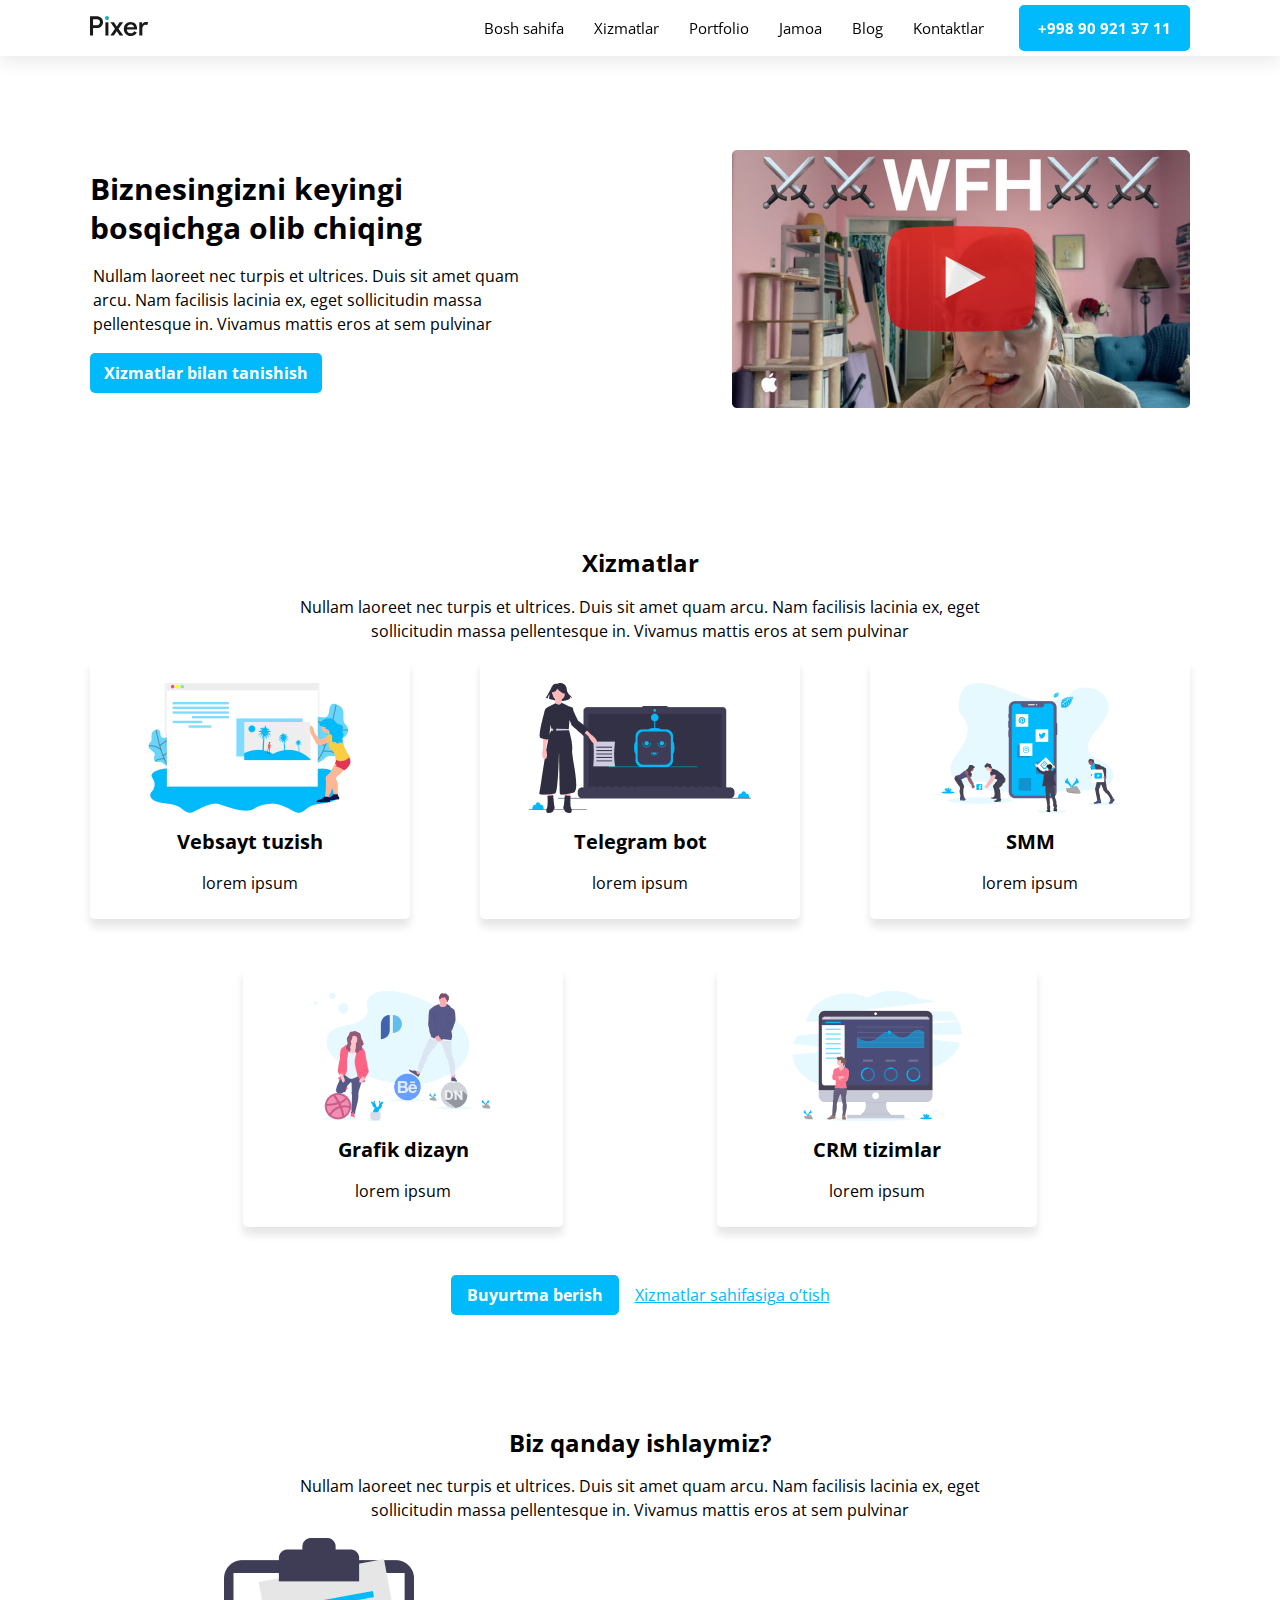
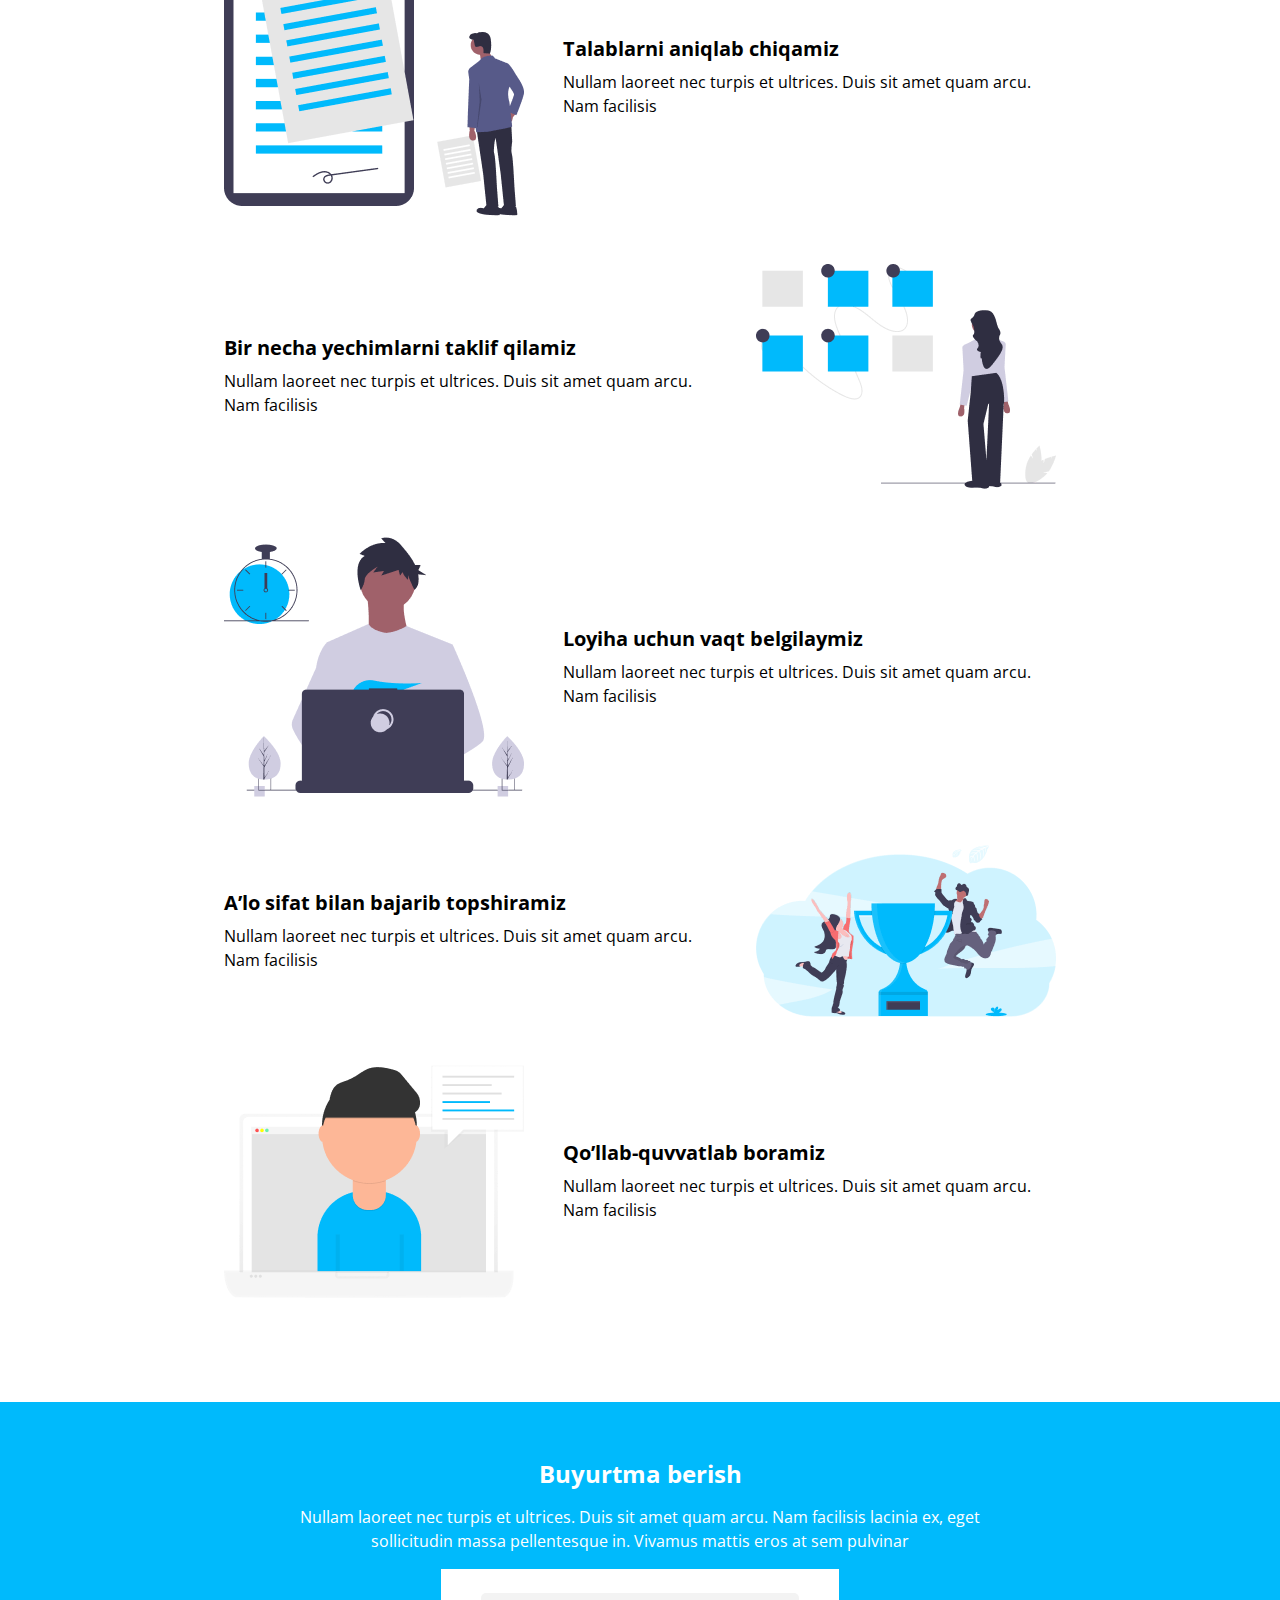
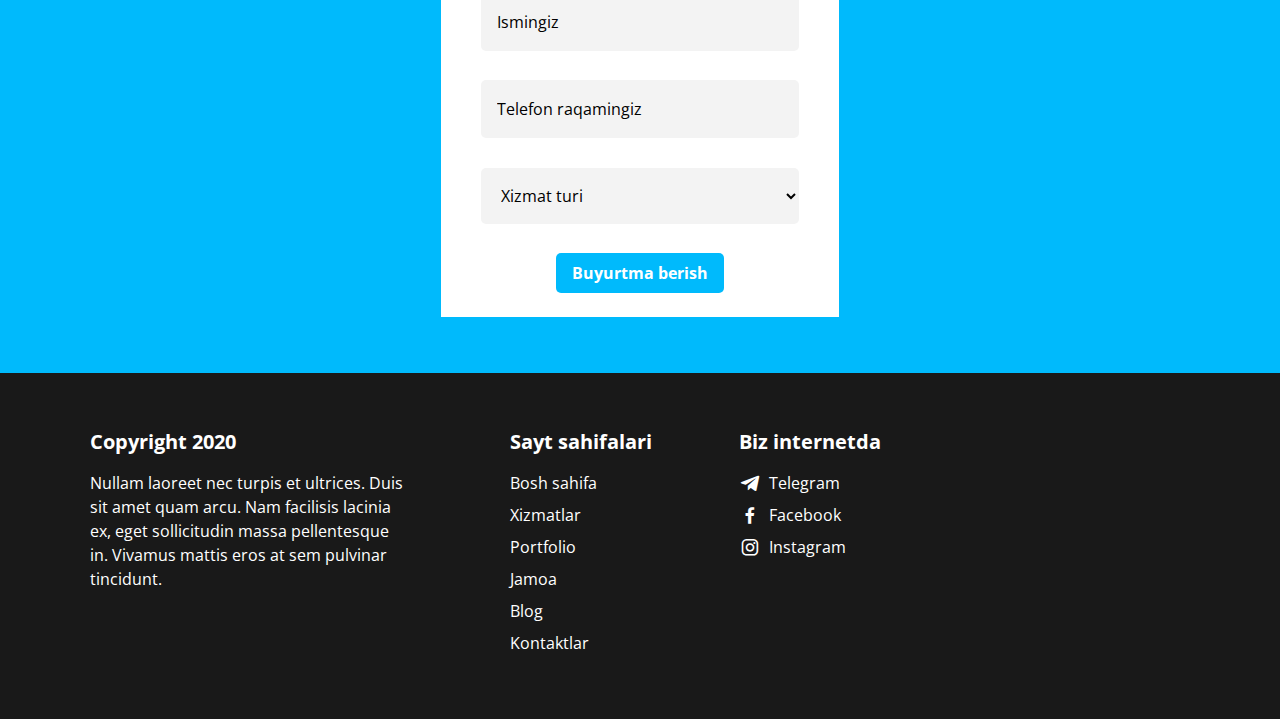
<file: index.html>
<!DOCTYPE html>
<html lang="en">

<head>
    <meta charset="UTF-8">
    <meta http-equiv="X-UA-Compatible" content="IE=edge">
    <meta name="viewport" content="width=device-width, initial-scale=1.0">
    <title>Document</title>
    <link href='https://unpkg.com/boxicons@2.1.2/css/boxicons.min.css' rel='stylesheet'>
    <link rel="preconnect" href="https://fonts.googleapis.com">
    <link rel="preconnect" href="https://fonts.gstatic.com" crossorigin>
    <link
        href="https://fonts.googleapis.com/css2?family=Open+Sans:ital,wght@0,300;0,400;0,500;0,600;0,700;0,800;1,300;1,400;1,500;1,600;1,700;1,800&display=swap"
        rel="stylesheet">
    <link rel="stylesheet" href="/css/normalize.css">
    <link rel="stylesheet" href="/css/main.css">
</head>

<body>
    <header>
        <div class="container">
            <div class="header-body">
                <a href="#"><img src="/images/pixer-logo.svg" alt="logo"></a>
                <ul class="nav-list">
                    <li class="nav-item"><a class="nav-link" href="/index.html">Bosh sahifa</a></li>
                    <li class="nav-item"><a class="nav-link" href="/services.html">Xizmatlar</a></li>
                    <li class="nav-item"><a class="nav-link" href="#">Portfolio</a></li>
                    <li class="nav-item"><a class="nav-link" href="#">Jamoa</a></li>
                    <li class="nav-item"><a class="nav-link" href="#">Blog</a></li>
                    <li class="nav-item"><a class="nav-link" href="#">Kontaktlar</a></li>
                </ul>

                <a class="nav-number" href="tel:+998909213711">+998 90 921 37 11</a>
            </div>
        </div>
    </header>

    <!-- HEADER ENDED -->

    <!-- MAIN -->
    <main>

        <!-- HERO -->
        <section class="hero">
            <div class="container">
                <div class="hero-body">
                    <div class="hero-box">
                        <h2 class="hero-title">Biznesingizni keyingi bosqichga
                            olib chiqing</h2>
                        <p class="hero-text">Nullam laoreet nec turpis et ultrices. Duis sit amet quam arcu. Nam
                            facilisis lacinia ex,
                            eget sollicitudin massa pellentesque in. Vivamus mattis eros at sem pulvinar</p>
                        <a class="hero-link" href="#">Xizmatlar bilan tanishish</a>
                    </div>
                    <a href="https://youtu.be/6_pru8U2RmM"><img src="/images/youtube-embed.jpg" alt="youtube"></a>
                </div>
            </div>
        </section>

        <!-- SERVICES -->
        <section class="services">
            <div class="container">
                <div class="services-body">
                    <h2 class="services-title">Xizmatlar</h2>
                    <p class="services-text">Nullam laoreet nec turpis et ultrices. Duis sit amet quam arcu. Nam
                        facilisis lacinia ex, eget sollicitudin massa pellentesque in. Vivamus mattis eros at sem
                        pulvinar</p>
                    <ul class="services-list-one">
                        <li class="service-item">
                            <img class="service-img" src="/images/website-illustration.png" alt="website-illustration">
                            <h3 class="service-box-title">Vebsayt tuzish</h3>
                            <p class="service-text">lorem ipsum</p>
                        </li>
                        <li class="service-item">
                            <img class="service-img" src="/images/bot-illustration.png" alt="bot-illustration">
                            <h3 class="service-box-title">Telegram bot</h3>
                            <p class="service-text">lorem ipsum</p>
                        </li>
                        <li class="service-item">
                            <img class="service-img" src="/images/smm-illustration.png" alt="smm-illustration">
                            <h3 class="service-box-title">SMM</h3>
                            <p class="service-text">lorem ipsum</p>
                        </li>
                    </ul>
                    <ul class="services-list-two">
                        <li class="service-item">
                            <img class="service-img" src="/images/design-illustration.png" alt="design-illustration">
                            <h3 class="service-box-title">Grafik dizayn</h3>
                            <p class="service-text">lorem ipsum</p>
                        </li>
                        <li class="service-item">
                            <img class="service-img" src="/images/crm-illustration.png" alt="crm-illustration">
                            <h3 class="service-box-title">CRM tizimlar</h3>
                            <p class="service-text">lorem ipsum</p>
                        </li>
                    </ul>
                    <div class="services-link-box">
                        <a class="order-now" href="#">Buyurtma berish</a>
                        <a class="services-link" href="#">Xizmatlar sahifasiga o’tish</a>
                    </div>
                </div>
            </div>
        </section>


        <!-- WORK -->
        <section class="work">
            <div class="container">
                <div class="work-body">
                    <h2 class="work-title">Biz qanday ishlaymiz?</h2>
                    <p class="work-text">Nullam laoreet nec turpis et ultrices. Duis sit amet quam arcu. Nam facilisis
                        lacinia ex, eget sollicitudin massa pellentesque in. Vivamus mattis eros at sem pulvinar</p>
                    <ul>
                        <li class="work-item">
                            <img src="/images/step-illlustration.png" alt="step-illlustration">
                            <div class="work-box">
                                <h3 class="work-item-title">Talablarni aniqlab chiqamiz</h3>
                                <p class="work-item-text">Nullam laoreet nec turpis et ultrices. Duis sit amet quam
                                    arcu.
                                    Nam facilisis</p>
                            </div>
                        </li>
                        <li class="work-item">
                            <div class="work-box">
                                <h3 class="work-item-title">Bir necha yechimlarni taklif qilamiz</h3>
                                <p class="work-item-text">Nullam laoreet nec turpis et ultrices. Duis sit amet quam
                                    arcu. Nam facilisis</p>
                            </div>
                            <img src="images/step-illlustration2.png" alt="step-illlustration2">
                        </li>
                        <li class="work-item">
                            <img src="/images/step-illustration3.png" alt="step-illustration3">
                            <div class="work-box">
                                <h3 class="work-item-title">Loyiha uchun vaqt belgilaymiz</h3>
                                <p class="work-item-text">Nullam laoreet nec turpis et ultrices. Duis sit amet quam
                                    arcu. Nam facilisis</p>
                            </div>
                        </li>
                        <li class="work-item">
                            <div class="work-box">
                                <h3 class="work-item-title">A’lo sifat bilan bajarib topshiramiz</h3>
                                <p class="work-item-text">Nullam laoreet nec turpis et ultrices. Duis sit amet quam
                                    arcu. Nam facilisis</p>
                            </div>
                            <img src="/images/step-illustration4.png" alt="step-illustration4">
                        </li>
                        <li class="work-item">
                            <img src="/images/step-illustration5.png" alt="step-illustration5">
                            <div class="work-box">
                                <h3 class="work-item-title">Qo’llab-quvvatlab boramiz</h3>
                                <p class="work-item-text">Nullam laoreet nec turpis et ultrices. Duis sit amet quam
                                    arcu. Nam facilisis</p>
                            </div>
                        </li>
                    </ul>

                </div>
            </div>
        </section>


        <!-- FORM -->
        <section class="form">
            <div class="container">
                <div class="form-body">
                    <h2 class="form-title">Buyurtma berish</h2>
                    <p class="form-text">Nullam laoreet nec turpis et ultrices. Duis sit amet quam arcu. Nam facilisis
                        lacinia ex, eget sollicitudin massa pellentesque in. Vivamus mattis eros at sem pulvinar</p>
                    <form>
                        <input class="name" type="text" placeholder="Ismingiz">
                        <input class="number" type="number" placeholder="Telefon raqamingiz">
                        <select class="service-type">
                            <option value="">Xizmat turi</option>
                            <option value="vebsayt-tuzish">Vebsayt tuzish</option>
                            <option value="telegram-bot">Telegram bot</option>
                            <option value="smm">SMM</option>
                            <option value="grafik-dizayn">Grafik dizayn</option>
                            <option value="crm-tizimlar">CRM tizimlar</option>
                        </select>
                        <div class="order"><a class="order-now" href="#">Buyurtma berish</a></div>
                    </form>
                </div>
            </div>
        </section>
    </main>
    <!-- MAIN ENDED -->


    <!-- FOOTER -->
    <footer>
        <div class="container">
            <div class="footer-body">
                <div class="copyright">
                    <h2 class="copyright-title">Copyright 2020</h2>
                    <p class="copyright-text">Nullam laoreet nec turpis et ultrices. Duis sit amet quam arcu. Nam
                        facilisis lacinia ex, eget sollicitudin massa pellentesque in. Vivamus mattis eros at sem
                        pulvinar tincidunt.</p>
                </div>
                <ul class="site-list">
                    <li class="site-title">Sayt sahifalari</li>
                    <li class="site-item"><a class="site-link" href="#">Bosh sahifa</a></li>
                    <li class="site-item"><a class="site-link" href="/index.html">Xizmatlar</a></li>
                    <li class="site-item"><a class="site-link" href="#">Portfolio</a></li>
                    <li class="site-item"><a class="site-link" href="#">Jamoa</a></li>
                    <li class="site-item"><a class="site-link" href="#">Blog</a></li>
                    <li class="site-item"><a class="site-link" href="#">Kontaktlar</a></li>
                </ul>
                <ul class="platforms-list">
                    <li class="platforms-title">Biz internetda</li>
                    <li class="platforms-item">
                        <a class="platforms-link" href="https://web.telegram.org/">
                            <i class='bx bxl-telegram'></i>
                            Telegram
                        </a>
                    </li>
                    <li class="platforms-item">
                        <a class="platforms-link" href="https://www.facebook.com/">
                            <i class='bx bxl-facebook'></i>
                            Facebook
                        </a>
                    </li>
                    <li class="platforms-item">
                        <a class="platforms-link" href="https://www.instagram.com/">
                            <i class='bx bxl-instagram'></i>
                            Instagram
                        </a>
                    </li>
                </ul>
            </div>
        </div>
    </footer>








</body>

</html>
</file>
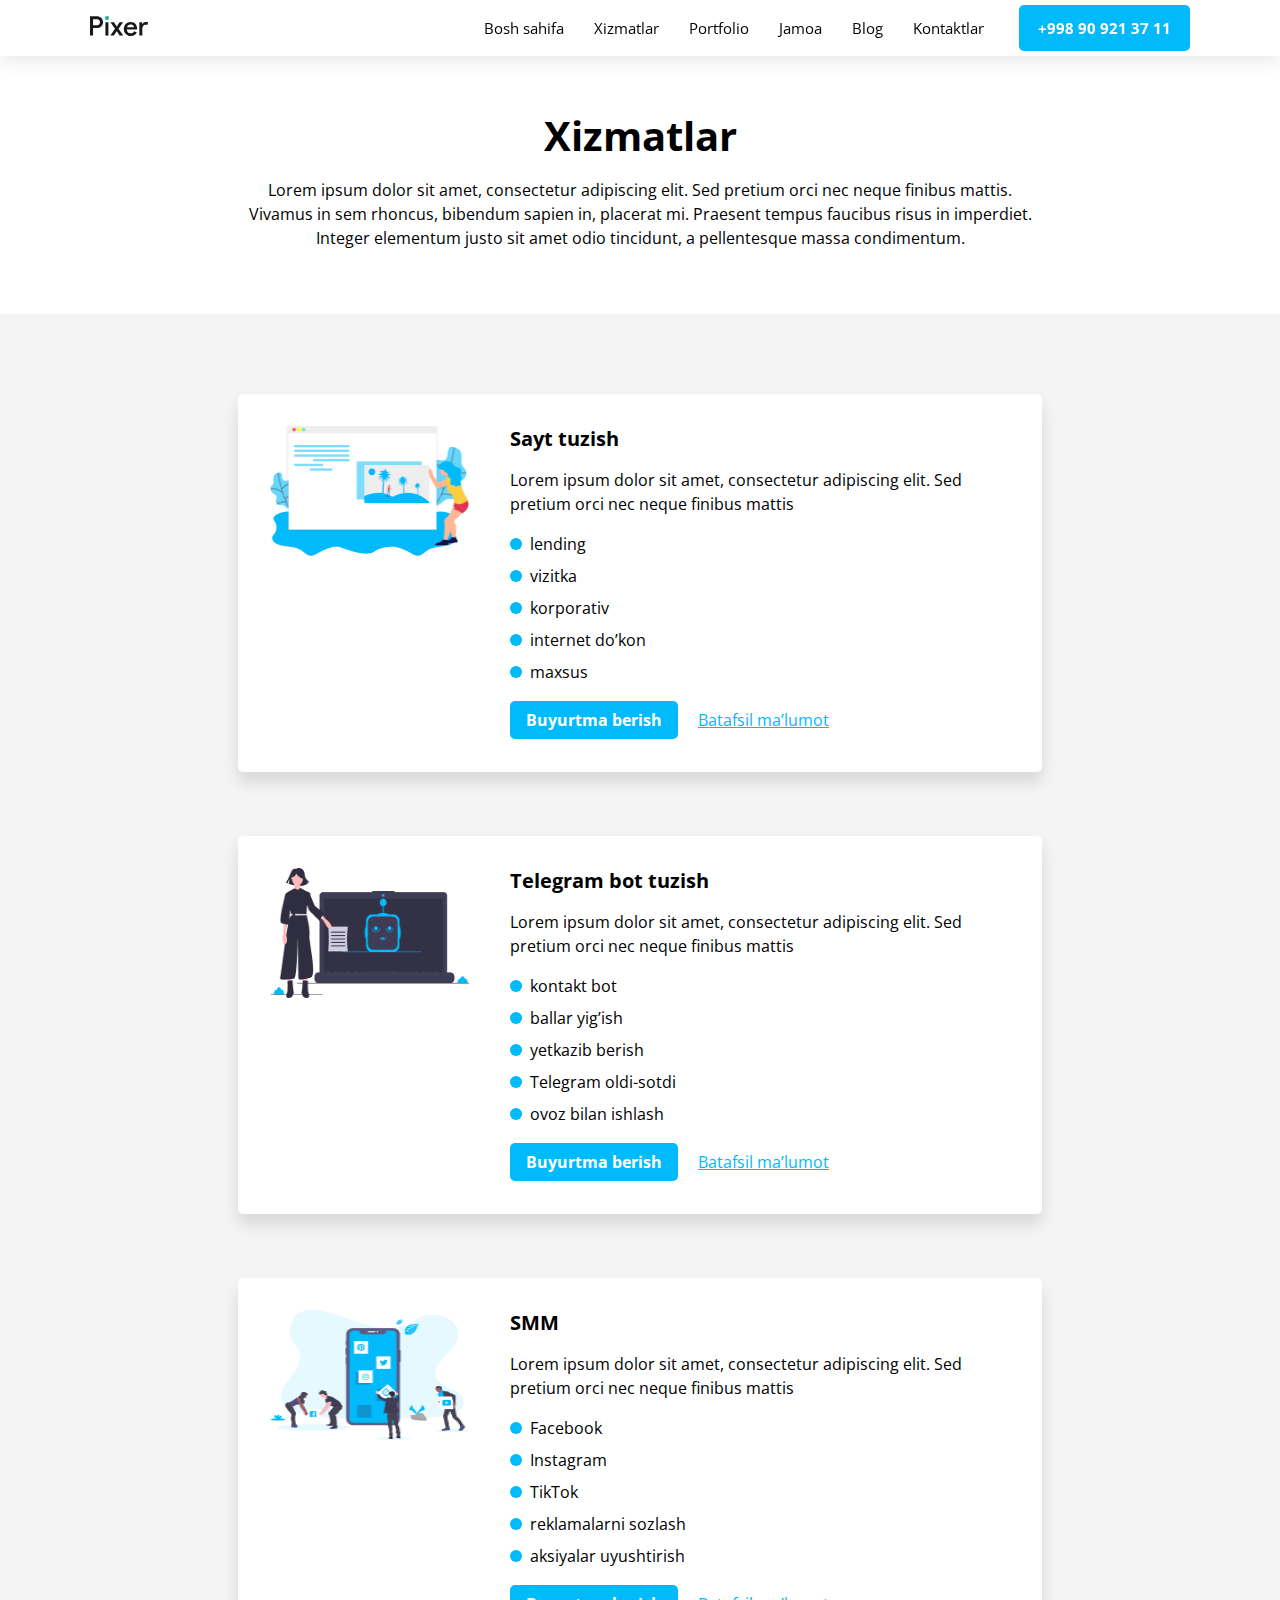
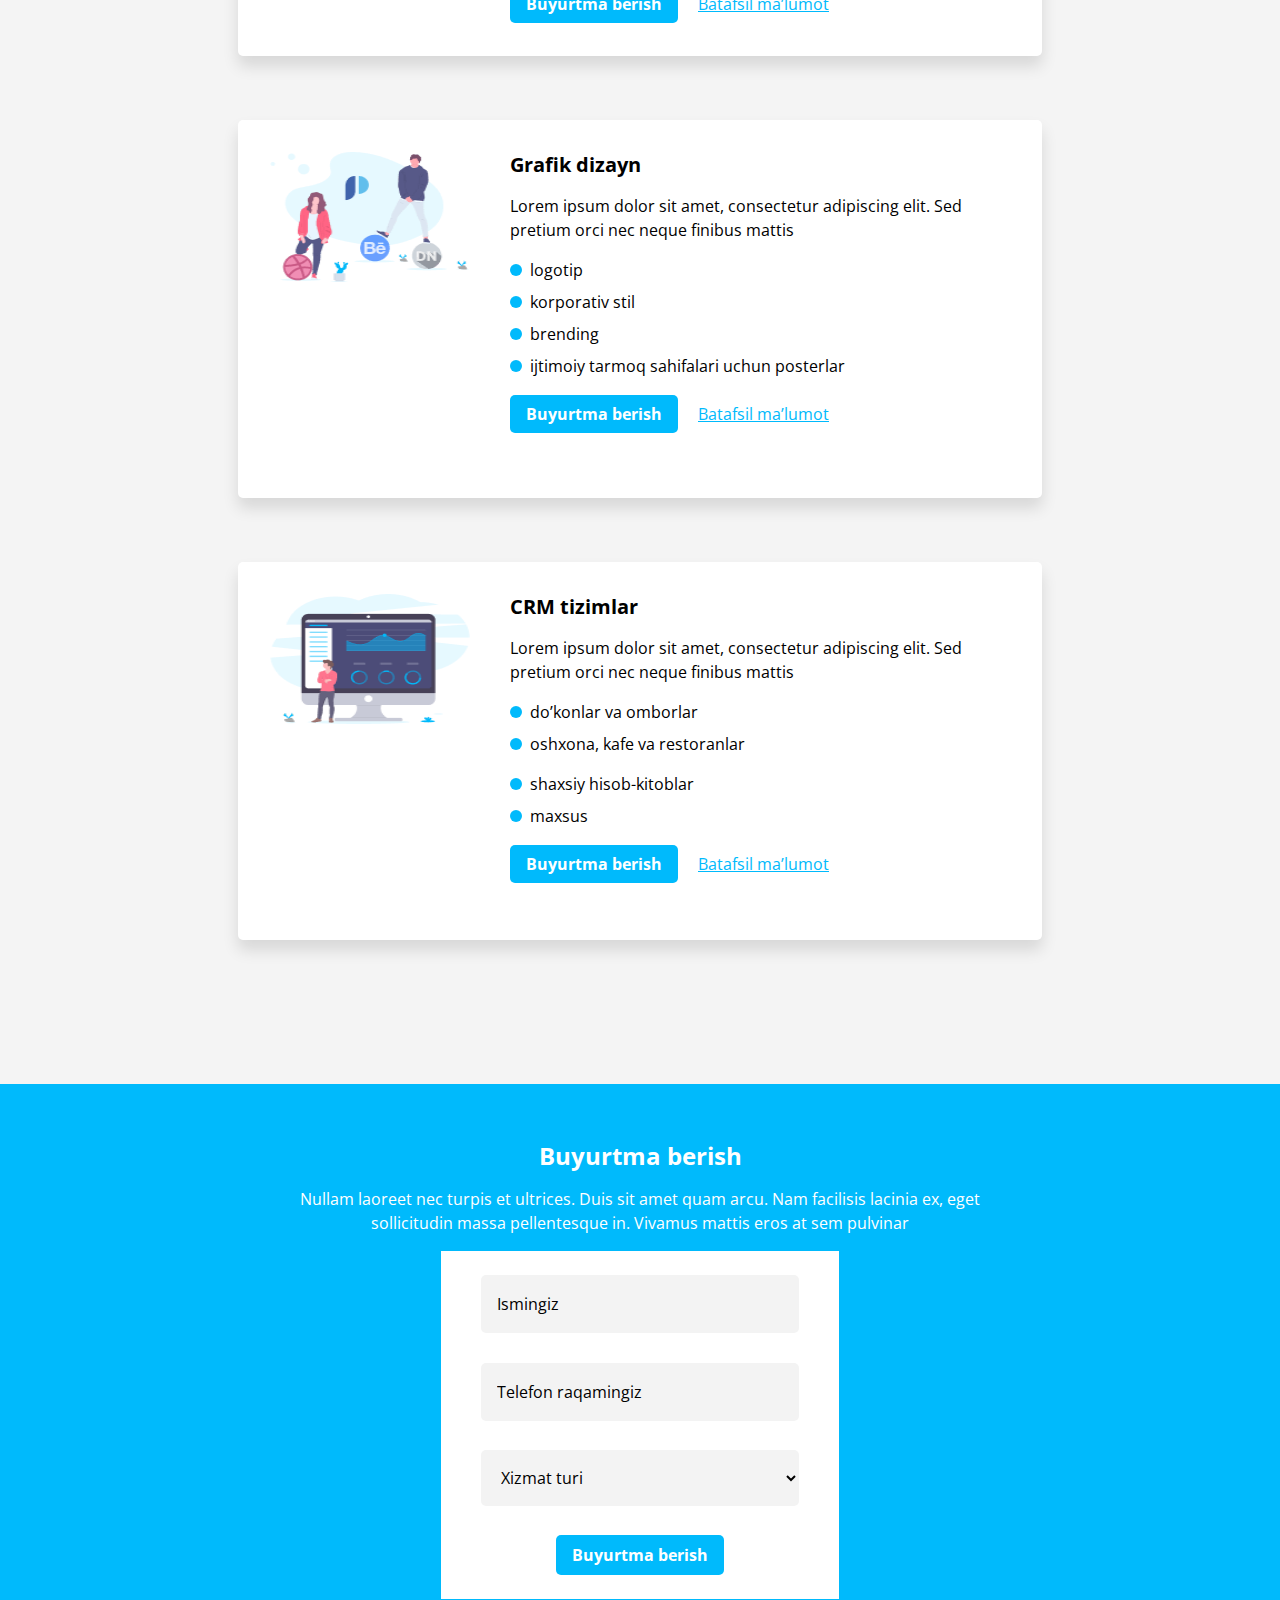
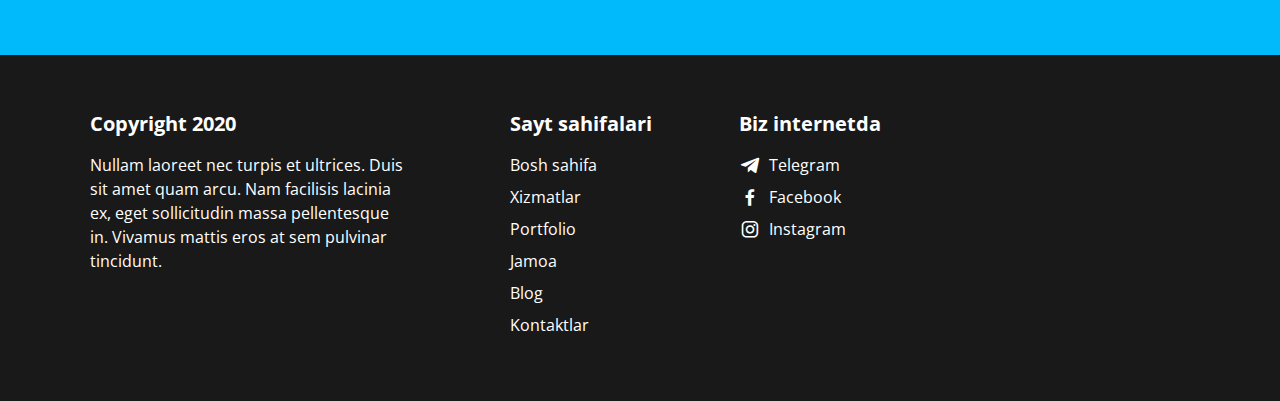
<file: services.html>
<!DOCTYPE html>
<html lang="en">

<head>
    <meta charset="UTF-8">
    <meta http-equiv="X-UA-Compatible" content="IE=edge">
    <meta name="viewport" content="width=device-width, initial-scale=1.0">
    <title>Document</title>
    <link href='https://unpkg.com/boxicons@2.1.2/css/boxicons.min.css' rel='stylesheet'>
    <link rel="preconnect" href="https://fonts.googleapis.com">
    <link rel="preconnect" href="https://fonts.gstatic.com" crossorigin>
    <link
        href="https://fonts.googleapis.com/css2?family=Open+Sans:ital,wght@0,300;0,400;0,500;0,600;0,700;0,800;1,300;1,400;1,500;1,600;1,700;1,800&display=swap"
        rel="stylesheet">
    <link rel="stylesheet" href="/css/normalize.css">

    <link rel="stylesheet" href="/css/main.css">
</head>

<body>
    <!-- HEADER -->
    <header>
        <div class="container">
            <div class="header-body">
                <a href="#"><img class="logo" src="/images/pixer-logo.svg" alt="logo"></a>
                <ul class="nav-list">
                    <li class="nav-item"><a class="nav-link" href="/index.html">Bosh sahifa</a></li>
                    <li class="nav-item"><a class="nav-link" href="/services.html">Xizmatlar</a></li>
                    <li class="nav-item"><a class="nav-link" href="#">Portfolio</a></li>
                    <li class="nav-item"><a class="nav-link" href="#">Jamoa</a></li>
                    <li class="nav-item"><a class="nav-link" href="#">Blog</a></li>
                    <li class="nav-item"><a class="nav-link" href="">Kontaktlar</a></li>
                </ul>
                <a class="nav-number" href="tel:+998909213711">+998 90 921 37 11</a>
            </div>
        </div>
    </header>
    <!-- HEADER ENDED -->


    <!-- MAIN -->
    <main>
        <!-- SERVICES-EXTRA -->
        <section class="services-extra">
            <div class="container">
                <div class="services-extra-body">
                    <h2 class="services-extra-title">Xizmatlar</h2>
                    <p class="services-extra-text">Lorem ipsum dolor sit amet, consectetur adipiscing elit. Sed pretium
                        orci
                        nec neque finibus mattis. Vivamus in sem rhoncus, bibendum sapien in, placerat mi. Praesent
                        tempus
                        faucibus risus in imperdiet. Integer elementum justo sit amet odio tincidunt, a pellentesque
                        massa
                        condimentum.</p>
                </div>
            </div>
            <div class="services-extra-boxes">
                <div class="container">
                    <div class="extra-boxes">
                        <div class="services-extra-box">
                            <img class="extra-img" src="/images/website-illustration.png" alt="website-illustration">
                            <ul class="extra-list">
                                <li class="extra-item-title">Sayt tuzish</li>
                                <li class="extra-item-text">Lorem ipsum dolor sit amet, consectetur adipiscing elit. Sed
                                    pretium orci nec neque finibus mattis</li>
                                <li class="extra-item">
                                    <div class="blue"></div>lending
                                </li>
                                <li class="extra-item">
                                    <div class="blue"></div>vizitka
                                </li>
                                <li class="extra-item">
                                    <div class="blue"></div>korporativ
                                </li>
                                <li class="extra-item">
                                    <div class="blue"></div>internet do’kon
                                </li>
                                <li class="extra-item">
                                    <div class="blue"></div>maxsus
                                </li>
                                <li class="extra-item-link"><a class="order-now" href="#">Buyurtma berish</a>
                                    <a class="more-information" href="#">Batafsil ma’lumot</a>
                                </li>
                            </ul>
                        </div>
                        <div class="services-extra-box">
                            <img class="extra-img" src="/images/bot-illustration.png" alt="bot bot-illustration">
                            <ul class="extra-list">
                                <li class="extra-item-title">Telegram bot tuzish</li>
                                <li class="extra-item-text">Lorem ipsum dolor sit amet, consectetur adipiscing elit. Sed
                                    pretium orci nec neque finibus mattis</li>
                                <li class="extra-item">
                                    <div class="blue"></div>kontakt bot
                                </li>
                                <li class="extra-item">
                                    <div class="blue"></div>ballar yig’ish
                                </li>
                                <li class="extra-item">
                                    <div class="blue"></div>yetkazib berish
                                </li>
                                <li class="extra-item">
                                    <div class="blue"></div>Telegram oldi-sotdi
                                </li>
                                <li class="extra-item">
                                    <div class="blue"></div>ovoz bilan ishlash
                                </li>
                                <li class="extra-item-link"><a class="order-now" href="#">Buyurtma berish</a>
                                    <a class="more-information" href="#">Batafsil ma’lumot</a>
                                </li>
                            </ul>
                        </div>
                        <div class="services-extra-box">
                            <img class="extra-img" src="/images/smm-illustration.png" alt="smm-illustration">
                            <ul class="extra-list">
                                <li class="extra-item-title">SMM</li>
                                <li class="extra-item-text">Lorem ipsum dolor sit amet, consectetur adipiscing elit. Sed
                                    pretium orci nec neque finibus mattis</li>
                                <li class="extra-item">
                                    <div class="blue"></div>Facebook
                                </li>
                                <li class="extra-item">
                                    <div class="blue"></div>Instagram
                                </li>
                                <li class="extra-item">
                                    <div class="blue"></div>TikTok
                                </li>
                                <li class="extra-item">
                                    <div class="blue"></div>reklamalarni sozlash
                                </li>
                                <li class="extra-item">
                                    <div class="blue"></div>aksiyalar uyushtirish
                                </li>
                                <li class="extra-item-link"><a class="order-now" href="#">Buyurtma berish</a>
                                    <a class="more-information" href="#">Batafsil ma’lumot</a>
                                </li>
                            </ul>
                        </div>
                        <div class="services-extra-box">
                            <img class="extra-img" src="/images/design-illustration.png" alt="design-illustration">
                            <ul class="extra-list">
                                <li class="extra-item-title">Grafik dizayn</li>
                                <li class="extra-item-text">Lorem ipsum dolor sit amet, consectetur adipiscing elit. Sed
                                    pretium orci nec neque finibus mattis</li>
                                <li class="extra-item">
                                    <div class="blue"></div>logotip
                                </li>
                                <li class="extra-item">
                                    <div class="blue"></div>korporativ stil
                                </li>
                                <li class="extra-item">
                                    <div class="blue"></div>brending
                                </li>
                                <li class="extra-item">
                                    <div class="blue"></div>ijtimoiy tarmoq sahifalari uchun posterlar
                                </li>
                                <li class="extra-item-link"><a class="order-now" href="#">Buyurtma berish</a>
                                    <a class="more-information" href="#">Batafsil ma’lumot</a>
                                </li>
                            </ul>
                        </div>
                        <div class="services-extra-box">
                            <img class="extra-img" src="/images/crm-illustration.png" alt="crm-illustration">
                            <ul class="extra-list">
                                <li class="extra-item-title">CRM tizimlar</li>
                                <li class="extra-item-text">Lorem ipsum dolor sit amet, consectetur adipiscing elit. Sed
                                    pretium orci nec neque finibus mattis</li>
                                <li class="extra-item">
                                    <div class="blue"></div>do’konlar va omborlar
                                </li>
                                <li class="extra-item">
                                    <div class="blue"></div>oshxona, kafe va restoranlar
                                </li>
                                <li class="extra-item"></li>
                                <li class="extra-item">
                                    <div class="blue"></div>shaxsiy hisob-kitoblar
                                </li>
                                <li class="extra-item">
                                    <div class="blue"></div>maxsus
                                </li>
                                <li class="extra-item-link"><a class="order-now" href="#">Buyurtma berish</a>
                                    <a class="more-information" href="#">Batafsil ma’lumot</a>
                                </li>
                            </ul>
                        </div>
                    </div>
                </div>
            </div>

        </section>
        <!-- SERVICES-BOXES ENDED -->

        <!-- EXTRA BOXES -->



        <!-- FORM -->
        <section class="form">
            <div class="container">
                <div class="form-body">
                    <h2 class="form-title">Buyurtma berish</h2>
                    <p class="form-text">Nullam laoreet nec turpis et ultrices. Duis sit amet quam arcu. Nam facilisis
                        lacinia ex, eget sollicitudin massa pellentesque in. Vivamus mattis eros at sem pulvinar</p>
                    <form>
                        <input class="name" type="text" placeholder="Ismingiz">
                        <input class="number" type="number" placeholder="Telefon raqamingiz">
                        <select class="service-type">
                            <option value="">Xizmat turi</option>
                            <option value="vebsayt-tuzish">Vebsayt tuzish</option>
                            <option value="telegram-bot">Telegram bot</option>
                            <option value="smm">SMM</option>
                            <option value="grafik-dizayn">Grafik dizayn</option>
                            <option value="crm-tizimlar">CRM tizimlar</option>
                        </select>
                        <div class="order"><a class="order-now" href="#">Buyurtma berish</a></div>
                    </form>
                </div>
            </div>
        </section>
    </main>
    <!-- FORM ENDED -->
    <!-- MAIN ENDED -->


    <!-- FOOTER -->
    <footer>
        <div class="container">
            <div class="footer-body">
                <div class="copyright">
                    <h2 class="copyright-title">Copyright 2020</h2>
                    <p class="copyright-text">Nullam laoreet nec turpis et ultrices. Duis sit amet quam arcu. Nam
                        facilisis lacinia ex, eget sollicitudin massa pellentesque in. Vivamus mattis eros at sem
                        pulvinar tincidunt.</p>
                </div>
                <ul class="site-list">
                    <li class="site-title">Sayt sahifalari</li>
                    <li class="site-item"><a class="site-link" href="#">Bosh sahifa</a></li>
                    <li class="site-item"><a class="site-link" href="#">Xizmatlar</a></li>
                    <li class="site-item"><a class="site-link" href="#">Portfolio</a></li>
                    <li class="site-item"><a class="site-link" href="#">Jamoa</a></li>
                    <li class="site-item"><a class="site-link" href="#">Blog</a></li>
                    <li class="site-item"><a class="site-link" href="#">Kontaktlar</a></li>
                </ul>
                <ul class="platforms-list">
                    <li class="platforms-title">Biz internetda</li>
                    <li class="platforms-item">
                        <a class="platforms-link" href="https://web.telegram.org/">
                            <i class='bx bxl-telegram'></i>
                            Telegram
                        </a>
                    </li>
                    <li class="platforms-item">
                        <a class="platforms-link" href="https://www.facebook.com/">
                            <i class='bx bxl-facebook'></i>
                            Facebook
                        </a>
                    </li>
                    <li class="platforms-item">
                        <a class="platforms-link" href="https://www.instagram.com/">
                            <i class='bx bxl-instagram'></i>
                            Instagram
                        </a>
                    </li>
                </ul>
            </div>
        </div>
    </footer>
    <!-- FOOTER ENDED -->

</body>

</html>
</file>
<file: css/main.css>
body {
    font-family: 'Open Sans', sans-serif;
}


h1,
h2,
h3,
h4,
h5,
h6,
p {
    margin: 0;
    padding: 0;
}

ul,
li,
a {
    padding: 0;
    margin: 0;
    text-decoration: none;
    list-style: none;
}

.container {
    width: 1100px;
    margin: 0 auto;
}

/* header start */

header {
    display: flex;
    height: 56px;
    align-items: center;
    background: #FFFFFF;
    box-shadow: 0px 4px 20px rgba(0, 0, 0, 0.1);
    position: fixed;
    width: 100%;
    top: 0;
}

.logo:hover {
    opacity: 0.8;
    border: 0;
}

.logo:active {
    opacity: 0.4;
}

.header-body {
    display: flex;
    align-items: center;
    justify-content: space-between;
    align-items: center;
}

.nav-list {
    margin-left: 300px;
    display: flex;
    width: 500px;
    justify-content: space-between;
}

.nav-link {
    font-style: normal;
    font-weight: 400;
    font-size: 15px;
    line-height: 24px;
    color: #000000;
    padding: 14px 0;
    text-decoration: none;
}

.nav-link:hover {
    border-bottom: 3px solid;
}

.nav-link:active {
    background: rgba(25, 25, 25, 0.7);
    color: #FFFFFF;
}

.nav-number {
    background: #00BAFC;
    border-radius: 5px;
    font-style: normal;
    font-weight: 700;
    font-size: 15px;
    line-height: 24px;
    padding: 8px 16px;
    color: #FFFFFF;
    border: 3px solid #00BAFC;
}

.nav-number:hover {
    background: #FFFFFF;
    border: 3px solid #00BAFC;
    border-radius: 5px;
    color: #00BAFC;
    font-style: normal;
    font-weight: 400;
    font-size: 15px;
    line-height: 24px;
}

.nav-number:active {
    background: rgba(0, 186, 252, 0.6);
    font-style: normal;
    font-weight: 400;
    font-size: 15px;
    line-height: 24px;
    color: #FFFFFF;
    border: 0;
}


/* header ended */

/* hero section */

.hero {}

.hero-body {
    display: flex;
    align-items: center;
    justify-content: space-between;
    padding-top: 150px;
    padding-bottom: 80px;
}

.hero-box {
    width: 470px;
    height: 224px;
    display: flex;
    flex-direction: column;
    justify-content: space-between;
}

.hero-title {
    font-style: normal;
    font-weight: 700;
    font-size: 30px;
    line-height: 130%;
    color: #000000;
    align-self: flex-start;
}

.hero-text {
    width: 465px;
    font-style: normal;
    font-weight: 400;
    font-size: 16px;
    line-height: 24px;
    color: #000000;
    align-self: center;
}

.hero-link {
    width: 232px;
    height: 40px;
    background: #00BAFC;
    border-radius: 5px;
    flex: none;
    order: 2;
    align-self: flex-start;
    flex-grow: 0;
    font-style: normal;
    font-weight: 700;
    font-size: 16px;
    line-height: 24px;
    color: #FFFFFF;
    display: flex;
    align-items: center;
    justify-content: center;
}

.hero-link:hover {
    background: rgba(0, 186, 252, 0.8);
}

.hero-link:active {
    background: rgba(0, 186, 252, 0.6);
}

/* hero ended */

/* services section */

.services {
    padding: 56px 0;
}

.services-body {}

.services-title {
    font-style: normal;
    font-weight: 700;
    font-size: 24px;
    line-height: 130%;
    text-align: center;
    color: #000000;
    margin-bottom: 16px;
}

.services-text {
    margin: 0 auto;
    width: 719px;
    font-style: normal;
    font-weight: 400;
    font-size: 16px;
    line-height: 24px;
    text-align: center;
    color: #000000;
    margin-bottom: 16px;
}

.services-list-one {
    display: flex;
    justify-content: space-between;
    margin-bottom: 48px;
}

.services-list-two {
    display: flex;
    justify-content: space-evenly;
}

.service-item {
    display: flex;
    flex-direction: column;
    align-items: center;
    width: 320px;
    height: 260px;
    gap: 16px;
    background: #FFFFFF;
    box-shadow: 0px 8px 8px rgba(0, 0, 0, 0.1);
    border-radius: 5px;
}

.service-item:hover {
    display: flex;
    flex-direction: column;
    align-items: center;
    gap: 16px;
    width: 320px;
    height: 260px;
    background: #FFFFFF;
    box-shadow: 0px 12px 21px rgba(0, 0, 0, 0.1);
    border-radius: 5px;
}

.service-item:active {
    display: flex;
    flex-direction: column;
    align-items: center;
    gap: 16px;
    width: 320px;
    height: 260px;
    background: #FFFFFF;
    box-shadow: 0px 4px 4px rgba(0, 0, 0, 0.2);
    border-radius: 5px;
}

.service-img {
    padding-top: 24px;
}

.service-box-title {
    font-style: normal;
    font-weight: 700;
    font-size: 20px;
    line-height: 130%;
    text-align: center;
    color: #000000;
}

.service-text {
    font-style: normal;
    font-weight: 400;
    font-size: 16px;
    line-height: 24px;
    text-align: center;
    color: #000000;
}

.services-link-box {
    margin-top: 48px;
    display: flex;
    align-items: center;
    justify-content: center;
}

.order-now {
    background: #00BAFC;
    border-radius: 5px;
    font-style: normal;
    font-weight: 700;
    font-size: 16px;
    line-height: 24px;
    color: #FFFFFF;
    padding: 8px 16px;
}


.order-now:hover {
    background: rgba(0, 186, 252, 0.8);
}

.order-now:active {
    background: rgba(0, 186, 252, 0.6);
}

.services-link {
    font-style: normal;
    font-weight: 400;
    font-size: 16px;
    line-height: 24px;
    text-align: center;
    text-decoration-line: underline;
    color: #00BAFC;
    margin-left: 16px;
}

/* services ended */

/* work section */

.work {
    padding: 56px 0;
}

.work-title {
    font-style: normal;
    font-weight: 700;
    font-size: 24px;
    line-height: 130%;
    text-align: center;
    color: #000000;
    margin-bottom: 16px;
}

.work-text {
    width: 719px;
    font-style: normal;
    font-weight: 400;
    font-size: 16px;
    line-height: 24px;
    text-align: center;
    color: #000000;
    margin: 0 auto;
    margin-bottom: 16px;
}

.work-item {
    width: 832px;
    margin: 0 auto;
    display: flex;
    align-items: center;
    justify-content: space-between;
    margin-bottom: 48px;
}

.work-item-title {
    font-style: normal;
    font-weight: 700;
    font-size: 20px;
    line-height: 130%;
    text-align: left;
    color: #000000;
    margin-bottom: 8px;
}

.work-item-text {
    width: 493px;
    font-style: normal;
    font-weight: 400;
    font-size: 16px;
    line-height: 24px;
    color: #000000;
}

.order {
    display: flex;
    justify-content: center;
}

.order-now-two {
    background: #00BAFC;
    border-radius: 5px;
    font-style: normal;
    font-weight: 700;
    font-size: 16px;
    line-height: 24px;
    color: #FFFFFF;
    padding: 8px 16px;
    display: flex;
    width: 167px;
    justify-content: center;
    align-items: center;
}


.order-now-two {
    background: rgba(0, 186, 252, 0.8);
}

.order-now-two:active {
    background: rgba(0, 186, 252, 0.6);
}

/* work ended */

/* form section */

.form {
    padding: 56px 0;
    background-color: #00BAFC;
}

.form-body {
    margin: 0 auto;
    display: flex;
    flex-direction: column;
    justify-content: center;
}

.form-title {
    font-style: normal;
    font-weight: 700;
    font-size: 24px;
    line-height: 130%;
    text-align: center;
    color: #FFFFFF;
    margin-bottom: 16px;
}

.form-text {
    width: 719px;
    font-style: normal;
    font-weight: 400;
    font-size: 16px;
    line-height: 150%;
    text-align: center;
    color: #FFFFFF;
    margin: 0 auto;
    margin-bottom: 16px;
}

form {
    justify-content: space-between;
    background-color: #FFFFFF;
    display: flex;
    flex-direction: column;
    align-items: center;
    width: 350px;
    height: 300px;
    margin: 0 auto;
    padding: 24px;
}

.name {
    width: 300px;
    height: 56px;
    background: #F3F3F3;
    border: 0;
    border-radius: 5px;
    justify-content: center;
    outline: none;
    padding-left: 16px;
}

.name::placeholder {
    font-style: normal;
    font-weight: 400;
    font-size: 16px;
    line-height: 150%;
    color: #000000;
}

.number {
    width: 300px;
    height: 56px;
    background: #F3F3F3;
    border: 0;
    border-radius: 5px;
    justify-content: center;
    outline: none;
    padding-left: 16px;
}

.number::placeholder {
    font-style: normal;
    font-weight: 400;
    font-size: 16px;
    line-height: 150%;
    color: #000000;

}

select {
    width: 318px;
    height: 56px;
    background: #F3F3F3;
    border: 0;
    border-radius: 5px;
    justify-content: center;
    font-style: normal;
    font-weight: 400;
    font-size: 16px;
    line-height: 150%;
    color: #000000;
    outline: none;
    padding-left: 16px;
}

/* form ended */

/* footer */

footer {
    padding: 56px 0;
    background-color: #191919;
}

.footer-body {
    display: flex;
}

.copyright {
    width: 320px;
}

.copyright-title {
    font-style: normal;
    font-weight: 700;
    font-size: 20px;
    line-height: 130%;
    color: #FFFFFF;
    margin-bottom: 16px;
}

.copyright-text {
    font-style: normal;
    font-weight: 400;
    font-size: 16px;
    line-height: 150%;
    color: #FFFFFF;
}

.site-list {
    margin-left: 100px;
}

.site-title {
    font-style: normal;
    font-weight: 700;
    font-size: 20px;
    line-height: 130%;
    color: #FFFFFF;
    margin-bottom: 16px;
}

.site-item {
    margin-bottom: 8px;
}

.site-link {
    font-style: normal;
    font-weight: 400;
    font-size: 16px;
    line-height: 24px;
    color: #FFFFFF;
}

.site-link:hover {
    color: #00BAFC;
}

.site-link:active {
    opacity: 0.6;
}

.platforms-list {
    margin-left: 87px;

}

.platforms-item {
    margin-bottom: 8px;
}

.platforms-title {
    font-style: normal;
    font-weight: 700;
    font-size: 20px;
    line-height: 130%;
    color: #FFFFFF;
    margin-bottom: 16px;
}

.platforms-link {
    font-style: normal;
    font-weight: 400;
    font-size: 16px;
    line-height: 24px;
    color: #FFFFFF;
    display: flex;
    align-items: center;
}

.platforms-link:hover {
    color: #00BAFC;
}

.platforms-link:active {
    opacity: 0.6;
}

.bx {
    font-size: 22px;
    margin-right: 8px;
}

/* footer ended */

/* services extra section */

.services-extra {
    padding-top: 110px;
}

.services-extra-title {
    display: flex;
    justify-content: center;
    font-style: normal;
    font-weight: 700;
    font-size: 40px;
    line-height: 130%;
    color: #000000;
    margin-bottom: 16px;
}

.services-extra-text {
    margin: 0 auto;
    margin-bottom: 64px;
    width: 800px;
    font-style: normal;
    font-weight: 400;
    font-size: 16px;
    line-height: 24px;
    text-align: center;
    color: #000000;
}

.services-extra-boxes {
    background-color: #F4F4F4;
}

.extra-boxes {

    padding: 80px;
}

.services-extra-box {
    display: flex;
    margin: 0 auto;
    margin-bottom: 64px;
    width: 740px;
    height: 314px;
    background: #FFFFFF;
    box-shadow: 0px 10px 16px rgba(0, 0, 0, 0.12);
    border-radius: 5px;
    padding: 32px;
    justify-content: space-between;
}

.extra-list {
    width: 500px;
    display: flex;
    flex-direction: column;

}

.extra-img {
    width: 200px;
    height: 130px;
}

.extra-item-title {
    font-style: normal;
    font-weight: 700;
    font-size: 20px;
    line-height: 130%;
    color: #000000;
    margin-bottom: 16px;
}

.extra-item-text {
    font-style: normal;
    font-weight: 400;
    font-size: 16px;
    line-height: 24px;
    color: #000000;
    margin-bottom: 16px;
}

.extra-item {
    display: flex;
    align-items: center;
    font-style: normal;
    font-weight: 400;
    font-size: 16px;
    line-height: 24px;
    color: #000000;
    margin-bottom: 8px;
}

.blue {
    width: 12px;
    height: 12px;
    background: #00BAFC;
    border-radius: 12px;
    margin-right: 8px;
}

.extra-item-link {
    margin-top: 16px;
}

.more-information {
    font-style: normal;
    font-weight: 400;
    font-size: 16px;
    line-height: 24px;
    text-align: center;
    text-decoration-line: underline;
    color: #00BAFC;
    margin-left: 16px;
}

/* services-extra ended */
</file>
